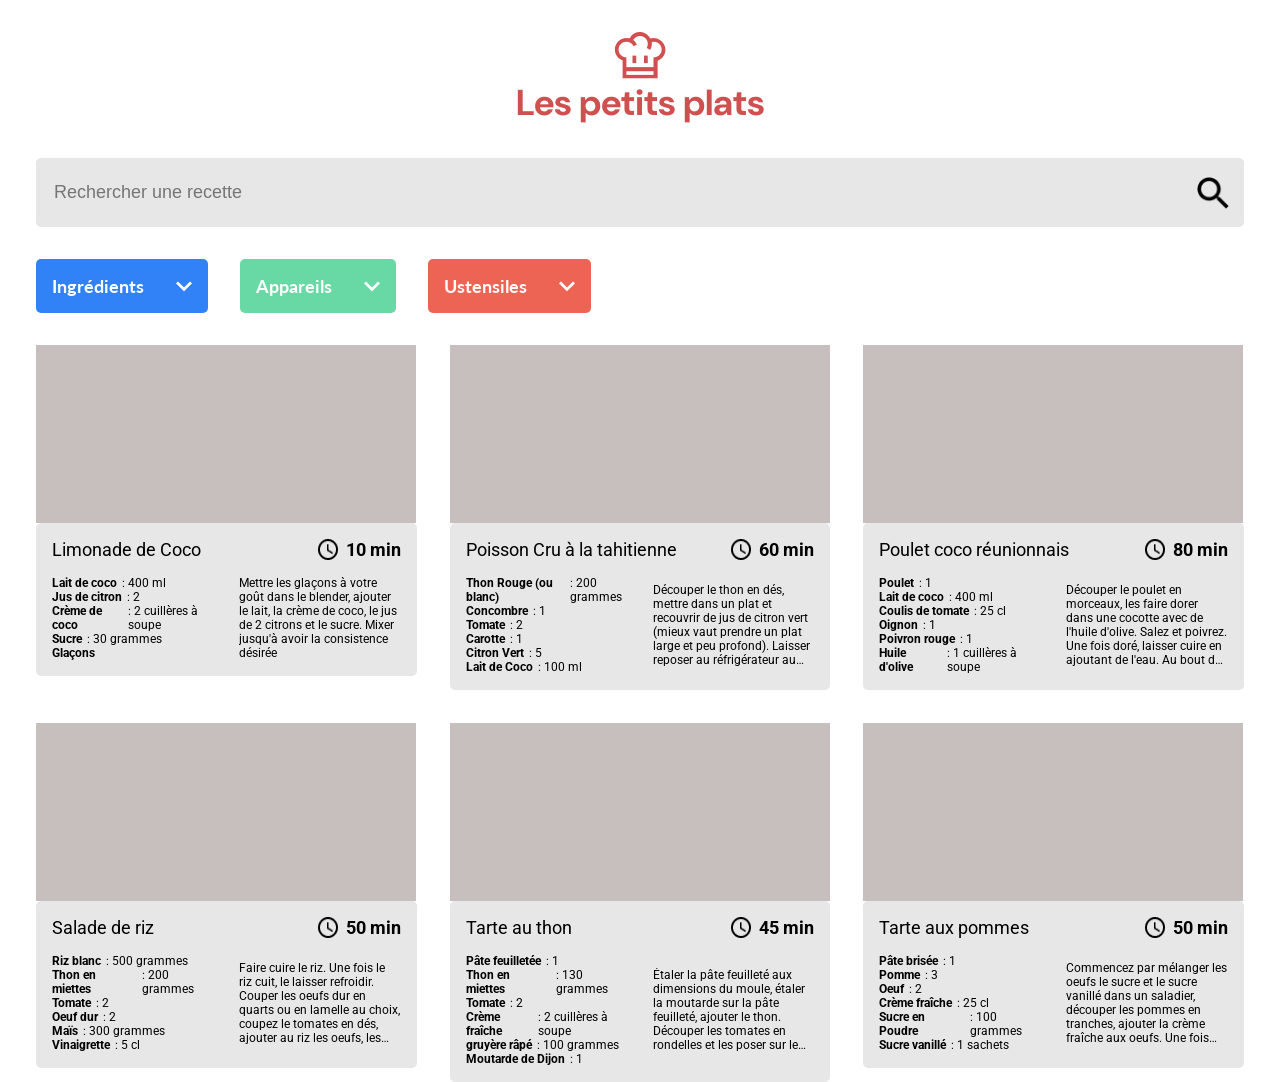
<file: index.html>
<!DOCTYPE html>
<html lang="fr">

<head>
  <meta charset="UTF-8" />
  <meta http-equiv="X-UA-Compatible" content="IE=edge" />
  <meta name="viewport" content="width=device-width, initial-scale=1.0" />
  <link rel="stylesheet" href="styles.css" />
  <title>Les petits plats</title>
</head>

<body>
  <header>
    <section class="title_section">
      <img src="./assets/logo.png" alt="" />
      <h1>Les petits plats</h1>
    </section>

    <section class="search_section">
      <input type="text" placeholder="Rechercher une recette" id="search-bar" />
      <img src="./assets/glass.png" alt="" />
    </section>
  </header>
  <main>
    <section id="filters" class="filters">
      <div class="chosen_filters" id="chosen-filters"></div>
      <div class="filter_menus">
        <div id="ingredients-filter">
          <div class="input_container">
            <input placeholder="Rechercher" id="ingredients-filter-input" type="text">
            <p id="ingredients-filter-title">Ingrédients</p>
            <img src="./assets/arrow-down.png" id="ingredients-arrow-down" alt="">
            <img src="./assets/arrow-up.png" id="ingredients-arrow-up" alt="">
          </div>
        </div>
        <div id="devices-filter">
          <div class="input_container">
            <input placeholder="Rechercher" id="devices-filter-input" type="text">
            <p id="devices-filter-title">Appareils</p>
            <img src="./assets/arrow-down.png" id="devices-arrow-down" alt="">
            <img src="./assets/arrow-up.png" id="devices-arrow-up" alt="">
          </div>
        </div>
        <div id="ustensils-filter">
          <div class="input_container">
            <input placeholder="Rechercher" id="ustensils-filter-input" type="text">
            <p id="ustensils-filter-title">Ustensiles</p>
            <img src="./assets/arrow-down.png" id="ustensils-arrow-down" alt="">
            <img src="./assets/arrow-up.png" id="ustensils-arrow-up" alt="">
          </div>
        </div>
      </div>
    </section>
    <section class="recipes_section" id="recipes-list"></section>
  </main>
  <script src="./src/data/data.js"></script>
  <script src="./src/utils/index.js"></script>
  <script src="./src/components/recipes.js"></script>
  <script src="./src/index.js"></script>
  <script src="./src/components/searchbar.js"></script>
  <script src="./src/components/filters.js"></script>

</body>

</html>
</file>
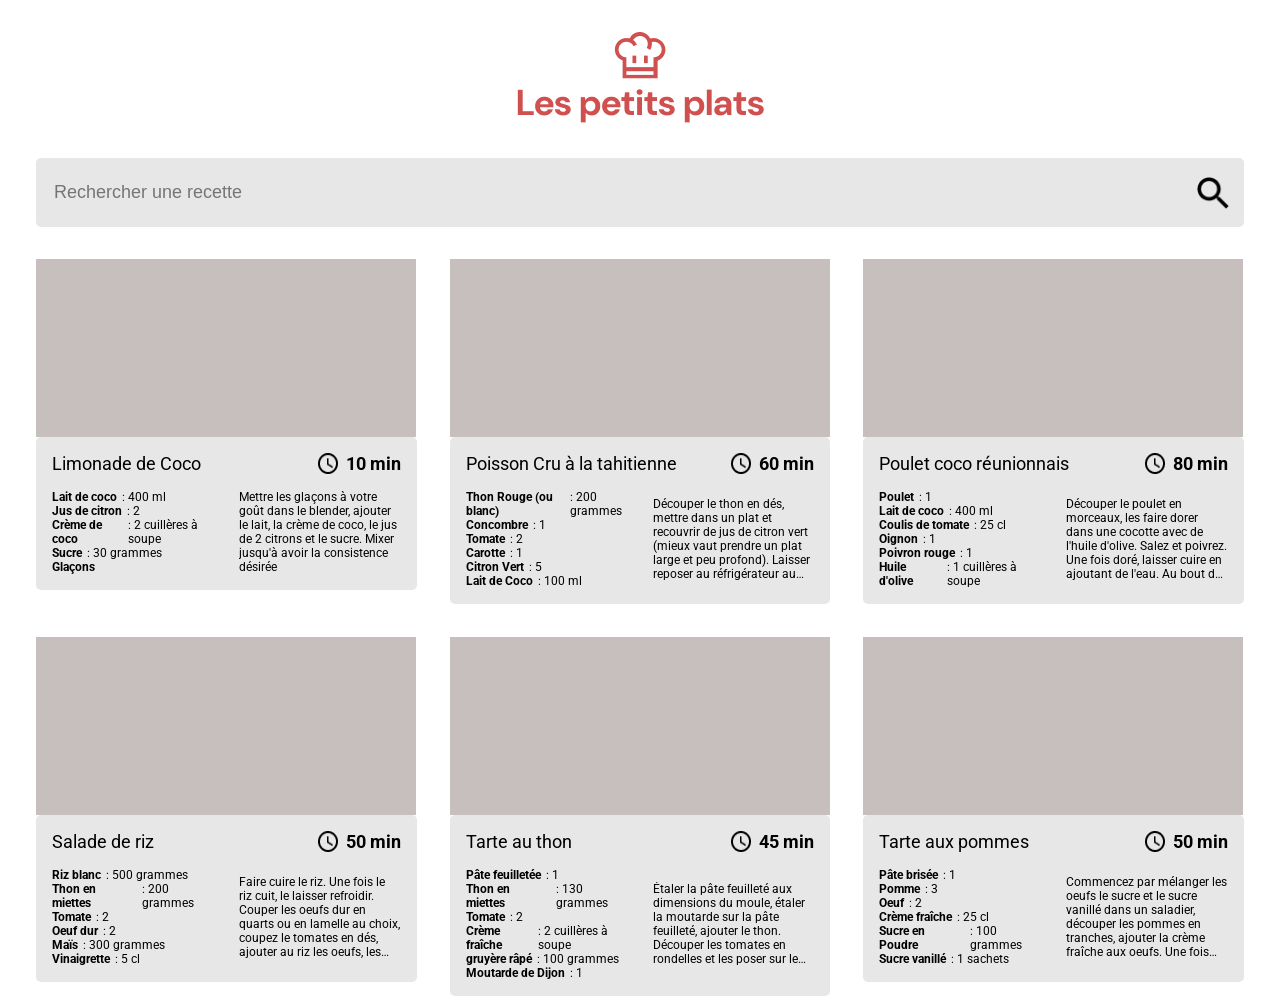
<file: les-petits-plats-master/index.html>
<!DOCTYPE html>
<html lang="fr">
  <head>
    <meta charset="UTF-8" />
    <meta http-equiv="X-UA-Compatible" content="IE=edge" />
    <meta name="viewport" content="width=device-width, initial-scale=1.0" />
    <link rel="stylesheet" href="styles.css" />
    <title>Les petits plats</title>
  </head>
  <body>
    <header>
      <section class="title_section">
        <img src="./assets/logo.png" alt="" />
        <h1>Les petits plats</h1>
      </section>
      
      <section class="search_section">
        <input
          type="text"
          placeholder="Rechercher une recette"
          id="search-bar"
        />
        <img src="./assets/glass.png" alt="" />
      </section>
    </header>
    <main>
      <section id="filters">
        <div class="chosen-filters"></div>
        <div class="filter-menus">
          <div id="ingredients-filter"></div>
          <div id="device-filter"></div>
          <div id="ustensils-filter"></div>
        </div>
      </section>
      <section class="recipes_section" id="recipes-list"></section>
    </main>
    <script src="./data/data.js"></script>
    <script src="./scripts/app.js"></script>
  </body>
</html>
</file>
<file: styles.css>
/* Configuration and reset */

@import url('https://fonts.googleapis.com/css2?family=DM+Sans:wght@400;500;700&family=Lato:wght@100;300;400;700;900&family=Roboto:wght@100;300;400;500;700;900&display=swap');

* {
    padding: 0;
    margin: 0;
    box-sizing: border-box;
}

body {
    font-family: 'Roboto', sans-serif;
    max-width: 1240px;
    margin: 0 auto;
    padding: 0em 1em;
}

h1,
h2,
h3,
h4,
h5,
h6 {
    font-size: 16px;
    font-weight: 400;
}

:root {
    --primary-red: #D04F4F;
    --grey: #E7E7E7;
    --reddish-grey: #C7BEBE;
}

/* Header */

header {
    width: 100%;
    display: flex;
    flex-direction: column;
    align-items: center;
    margin-top: 2em;
}

.title_section {
    display: flex;
    flex-direction: column;
    align-items: center;
}

.title_section h1 {
    font-family: 'DM Sans', sans-serif;
    color: var(--primary-red);
    font-size: 36px;
    font-weight: 700;
}

/* Searchbar */

.search_section {
    width: 100%;
    position: relative;
    margin-top: 2em;
}

.search_section input {
    border: none;
    background-color: var(--grey);
    padding: 1em;
    height: 69px;
    border-radius: 5px;
    width: 100%;
    font-size: 18px;
    outline: none;
}

.search_section img {
    width: 32px;
    height: 32px;
    position: absolute;
    right: 15px;
    top: 50%;
    transform: translateY(-50%);
}

main {
    position: relative;
}

/* Filter section */

.filters {
    position: relative;
}

.chosen_filters {
    display: flex;
    gap: 1em;
    margin: 1em 0em 1em;
    flex-wrap: wrap;
}

.filter_blue {
    background-color: #3282F7;
}

.filter_green {
    background-color: #68D9A4;
}

.filter_red {
    background-color: #ED6454;
}

.filter_blue,
.filter_green,
.filter_red {
    color: #FFF;
    padding: 1em 1.5em;
    font-family: "Lato", sans-serif;
    font-size: 14px;
    font-weight: 700;
    border-radius: 5px;
    display: flex;
    align-items: center;
    justify-content: space-between;
    gap: 1em;
}

.filter_menus {
    display: flex;
    gap: 2em;
    align-items: flex-start;
}

#ingredients-filter,
#devices-filter,
#ustensils-filter {
    border-radius: 5px;
    padding: 1em;


}

#ingredients-filter {
    background-color: #3282F7;
}

#devices-filter {
    background-color: #68D9A4;
}

#ustensils-filter {
    background-color: #ED6454;
}

.input_container {
    display: flex;
    align-items: center;
    justify-content: space-between;
    gap: 2em;

}

.input_container p {
    color: #FFF;
    font-family: 'Lato', sans-serif;
    font-weight: 700;
    font-size: 18px;
}

.input_container input {
    display: none;
    background-color: inherit;
    border: none;
    font-size: 18px;
    color: #FFF;
    outline: none;
    width: 100%;
}

.input_container input::placeholder {
    opacity: 0.7
}

#ingredients-arrow-down,
#devices-arrow-down,
#ustensils-arrow-down {
    cursor: pointer;
}

#ingredients-arrow-up,
#devices-arrow-up,
#ustensils-arrow-up {
    display: none;
    cursor: pointer;
}


.ingredients_filter_list,
.devices_filter_list,
.ustensils_filter_list {
    grid-template-columns: 1fr 1fr 1fr;
    row-gap: 1em;
    display: none;
    padding-top: 2em;
}

.ingredients_filter_list p,
.devices_filter_list p,
.ustensils_filter_list p {
    cursor: pointer;
    color: #FFF;
    font-family: 'Lato';
    font-size: 18px
}

/* Recipes section */

.recipes_section {
    position: absolute;
    display: grid;
    justify-items: center;
    grid-template-columns: 1fr 1fr 1fr;
    gap: 33px;
    margin-top: 2em;
}

.image_placeholder {
    width: 380px;
    height: 178px;
    background-color: var(--reddish-grey);
}

article {
    border-radius: 5px;
    background-color: var(--grey);
    padding: 1em;
}

.article_head {
    display: flex;
    justify-content: space-between;
    align-items: center;
}

.article_head h2 {
    font-size: 18px;
}

.time_container {
    display: flex;
    gap: 0.5em;
}

.time_container p {
    font-size: 18px;
    font-weight: 700;
}

.article_body {
    display: flex;
    justify-content: space-between;
    gap: 1em;
    margin-top: 1em;
    align-items: center;
}


.article_description {
    display: -webkit-box;
    overflow: hidden;
    -webkit-line-clamp: 6;
    -webkit-box-orient: vertical;
    font-size: 12px;
}

.ingredient_container {
    display: flex;
    gap: 5px;
    font-size: 12px;
    width: 171px;
}

.ingredient_container span {
    font-weight: 700;
}
</file>
<file: les-petits-plats-master/styles.css>
@import url('https://fonts.googleapis.com/css2?family=DM+Sans:wght@400;500;700&family=Roboto:wght@100;300;400;500;700;900&display=swap');

* {
    padding: 0;
    margin: 0;
    box-sizing: border-box;
}

body {
    font-family: 'Roboto', sans-serif;
    max-width: 1240px;
    margin: 0 auto;
    padding: 0em 1em;
}

h1,
h2,
h3,
h4,
h5,
h6 {
    font-size: 16px;
    font-weight: 400;
}

:root {
    --primary-red: #D04F4F;
    --grey: #E7E7E7;
    --reddish-grey: #C7BEBE;
}

header {
    width: 100%;
    display: flex;
    flex-direction: column;
    align-items: center;
    margin-top: 2em;
}

.title_section {
    display: flex;
    flex-direction: column;
    align-items: center;
}

.title_section h1 {
    font-family: 'DM Sans', sans-serif;
    color: var(--primary-red);
    font-size: 36px;
    font-weight: 700;
}

.search_section {
    width: 100%;
    position: relative;
    margin-top: 2em;
}

.search_section input {
    border: none;
    background-color: var(--grey);
    padding: 1em;
    height: 69px;
    border-radius: 5px;
    width: 100%;
    font-size: 18px;
    outline: none;
}

.search_section img {
    width: 32px;
    height: 32px;
    position: absolute;
    right: 15px;
    top: 50%;
    transform: translateY(-50%);
}

.recipes_section {
    display: grid;
    justify-items: center;
    grid-template-columns: 1fr 1fr 1fr;
    gap: 33px;
    margin-top: 2em;
}

.image_placeholder {
    width: 380px;
    height: 178px;
    background-color: var(--reddish-grey);
}

article {
    border-radius: 5px;
    background-color: var(--grey);
    padding: 1em;
}

.article_head {
    display: flex;
    justify-content: space-between;
    align-items: center;
}

.article_head h2 {
    font-size: 18px;
}

.time_container {
    display: flex;
    gap: 0.5em;
}

.time_container p {
    font-size: 18px;
    font-weight: 700;
}

.article_body {
    display: flex;
    justify-content: space-between;
    gap: 1em;
    margin-top: 1em;
    align-items: center;
}


.article_description {
    display: -webkit-box;
    overflow: hidden;
    -webkit-line-clamp: 6;
    -webkit-box-orient: vertical;
    font-size: 12px;
}

.ingredient_container {
    display: flex;
    gap: 5px;
    font-size: 12px;
    width: 171px;
}

.ingredient_container span {
    font-weight: 700;
}
</file>
